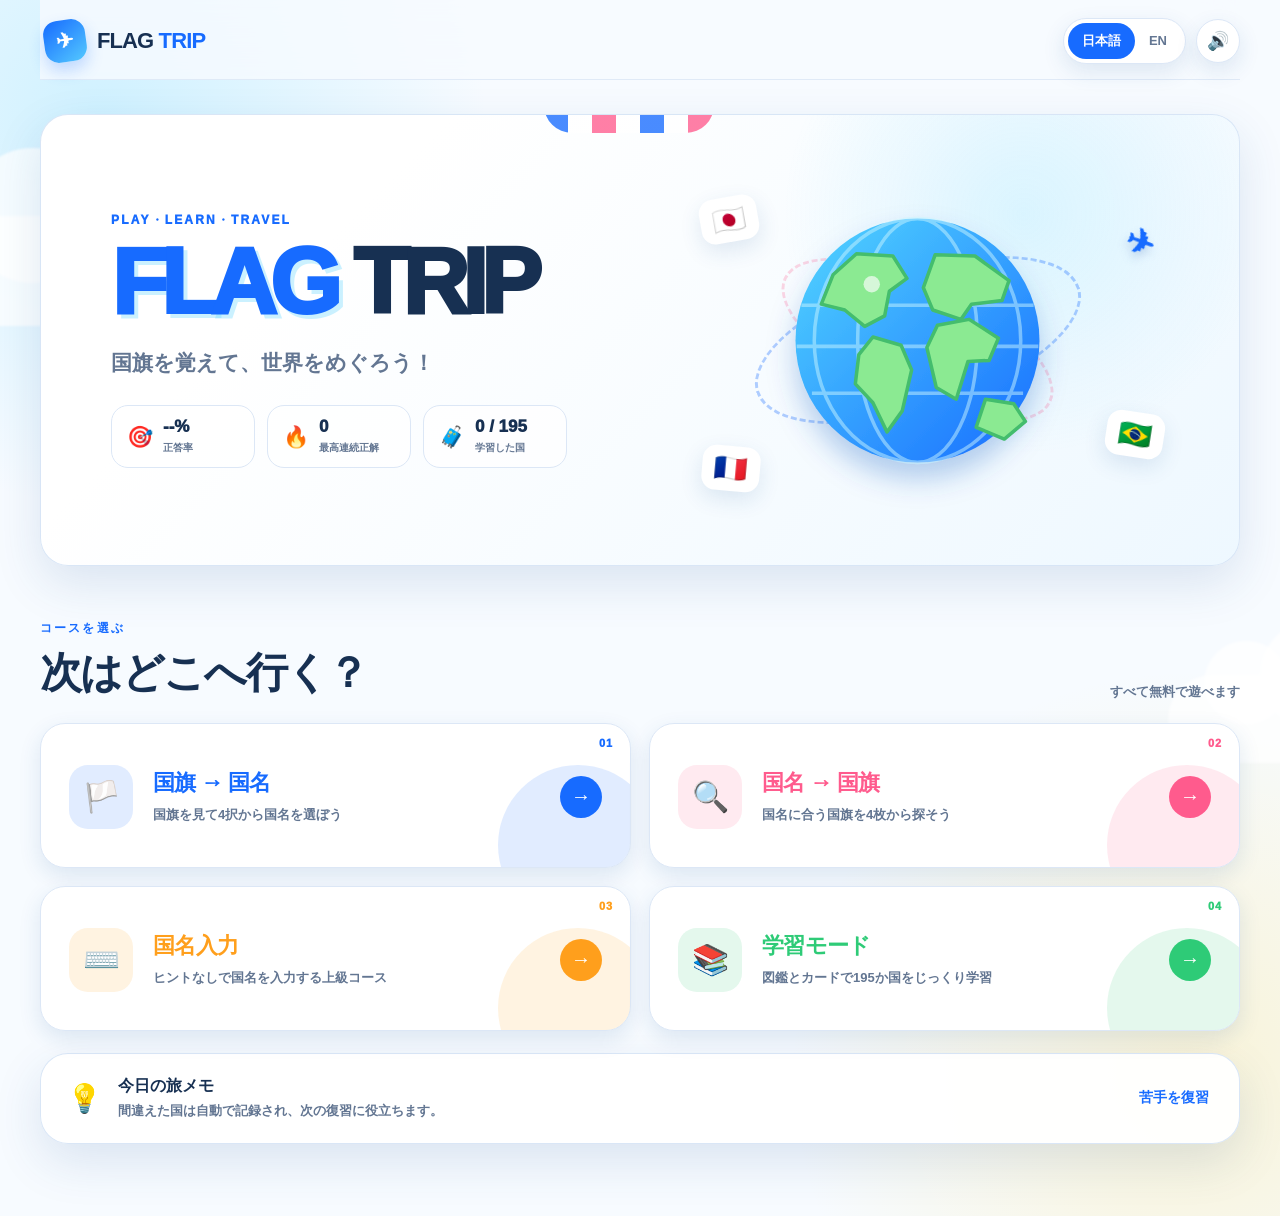
<file: docs/index.html>
<!doctype html>
<html lang="ja">
<head>
  <meta charset="UTF-8">
  <meta name="viewport" content="width=device-width, initial-scale=1, viewport-fit=cover">
  <meta name="theme-color" content="#176bff">
  <meta name="description" content="世界の国旗を遊びながら覚えるクイズゲーム FLAG TRIP">
  <title>FLAG TRIP | 世界の国旗クイズ</title>
  <link rel="stylesheet" href="./css/style.css">
  <script defer src="./js/game-utils.js"></script>
  <script defer src="./js/app.js"></script>
</head>
<body>
  <div class="background-shape background-shape--one" aria-hidden="true"></div>
  <div class="background-shape background-shape--two" aria-hidden="true"></div>

  <header class="app-header">
    <button class="brand" id="brand-button" type="button" aria-label="ホームへ戻る">
      <span class="brand__mark" aria-hidden="true">✈</span>
      <span class="brand__text">FLAG <strong>TRIP</strong></span>
    </button>

    <div class="header-actions">
      <div class="language-switch" role="group" aria-label="言語切り替え">
        <button class="language-switch__button is-active" data-language="ja" type="button">日本語</button>
        <button class="language-switch__button" data-language="en" type="button">EN</button>
      </div>
      <button class="icon-button" id="sound-toggle" type="button" aria-label="音を切り替える" title="音を切り替える">
        <span id="sound-icon" aria-hidden="true">🔊</span>
      </button>
    </div>
  </header>

  <main class="app-main">
    <section class="screen is-active" id="home-screen" aria-labelledby="home-title">
      <div class="hero panel">
        <div class="hero__copy">
          <p class="eyebrow">PLAY・LEARN・TRAVEL</p>
          <h1 id="home-title"><span>FLAG</span> TRIP</h1>
          <p class="hero__lead" data-i18n="heroLead">国旗を覚えて、世界をめぐろう！</p>
          <div class="hero__stats" aria-label="学習記録">
            <div class="mini-stat">
              <span class="mini-stat__icon" aria-hidden="true">🎯</span>
              <span><strong id="home-accuracy">--%</strong><small data-i18n="accuracy">正答率</small></span>
            </div>
            <div class="mini-stat">
              <span class="mini-stat__icon" aria-hidden="true">🔥</span>
              <span><strong id="home-streak">0</strong><small data-i18n="bestStreak">最高連続正解</small></span>
            </div>
            <div class="mini-stat">
              <span class="mini-stat__icon" aria-hidden="true">🧳</span>
              <span><strong id="home-learned">0 / 195</strong><small data-i18n="learnedCountries">学習した国</small></span>
            </div>
          </div>
        </div>

        <div class="hero__visual" aria-hidden="true">
          <div class="orbit orbit--outer"></div>
          <div class="orbit orbit--inner"></div>
          <div class="plane">✈</div>
          <svg class="globe" viewBox="0 0 260 260" role="img" aria-label="地球儀">
            <defs>
              <linearGradient id="ocean" x1="0" y1="0" x2="1" y2="1">
                <stop offset="0" stop-color="#52d7ff"/>
                <stop offset="1" stop-color="#176bff"/>
              </linearGradient>
              <filter id="shadow" x="-30%" y="-30%" width="160%" height="160%">
                <feDropShadow dx="0" dy="14" stdDeviation="12" flood-color="#0751bc" flood-opacity=".28"/>
              </filter>
            </defs>
            <circle cx="130" cy="130" r="104" fill="url(#ocean)" filter="url(#shadow)"/>
            <g fill="none" stroke="#c7f4ff" stroke-width="3" opacity=".5">
              <ellipse cx="130" cy="130" rx="51" ry="104"/>
              <ellipse cx="130" cy="130" rx="88" ry="104"/>
              <path d="M31 100h198M27 135h206M40 175h180"/>
            </g>
            <g fill="#8bea92" stroke="#44bd6d" stroke-width="3" stroke-linejoin="round">
              <path d="M58 74l20-18 31 2 12 19-15 11-4 21-17 9-17-14-20-5z"/>
              <path d="M92 127l24 7 9 21-8 35-13 18-12-25-15-16 3-25z"/>
              <path d="M145 57l34 1 29 21-6 17-26 3-9 13-24-8-8-19z"/>
              <path d="M147 117l27-5 25 16-8 19-18 1-10 32-17-10-8-34z"/>
              <path d="M188 180l24 4 10 15-18 15-24-10z"/>
            </g>
            <circle cx="91" cy="82" r="7" fill="#fff" opacity=".65"/>
          </svg>
          <div class="floating-badge floating-badge--one">🇯🇵</div>
          <div class="floating-badge floating-badge--two">🇧🇷</div>
          <div class="floating-badge floating-badge--three">🇫🇷</div>
        </div>
      </div>

      <div class="section-heading">
        <div>
          <p class="eyebrow" data-i18n="chooseCourse">コースを選ぶ</p>
          <h2 data-i18n="whereNext">次はどこへ行く？</h2>
        </div>
        <span class="section-heading__note" data-i18n="allModesFree">すべて無料で遊べます</span>
      </div>

      <div class="mode-grid">
        <button class="mode-card mode-card--blue" data-mode="flag-to-name" type="button">
          <span class="mode-card__stamp">01</span>
          <span class="mode-card__icon" aria-hidden="true">🏳️</span>
          <span class="mode-card__body">
            <strong data-i18n="flagToName">国旗 → 国名</strong>
            <small data-i18n="flagToNameDesc">国旗を見て4択から国名を選ぼう</small>
          </span>
          <span class="mode-card__arrow" aria-hidden="true">→</span>
        </button>

        <button class="mode-card mode-card--pink" data-mode="name-to-flag" type="button">
          <span class="mode-card__stamp">02</span>
          <span class="mode-card__icon" aria-hidden="true">🔍</span>
          <span class="mode-card__body">
            <strong data-i18n="nameToFlag">国名 → 国旗</strong>
            <small data-i18n="nameToFlagDesc">国名に合う国旗を4枚から探そう</small>
          </span>
          <span class="mode-card__arrow" aria-hidden="true">→</span>
        </button>

        <button class="mode-card mode-card--orange" data-mode="typing" type="button">
          <span class="mode-card__stamp">03</span>
          <span class="mode-card__icon" aria-hidden="true">⌨️</span>
          <span class="mode-card__body">
            <strong data-i18n="typingQuiz">国名入力</strong>
            <small data-i18n="typingQuizDesc">ヒントなしで国名を入力する上級コース</small>
          </span>
          <span class="mode-card__arrow" aria-hidden="true">→</span>
        </button>

        <button class="mode-card mode-card--green" id="learn-mode-button" type="button">
          <span class="mode-card__stamp">04</span>
          <span class="mode-card__icon" aria-hidden="true">📚</span>
          <span class="mode-card__body">
            <strong data-i18n="learnMode">学習モード</strong>
            <small data-i18n="learnModeDesc">図鑑とカードで195か国をじっくり学習</small>
          </span>
          <span class="mode-card__arrow" aria-hidden="true">→</span>
        </button>
      </div>

      <div class="home-footer-card panel">
        <span class="home-footer-card__icon" aria-hidden="true">💡</span>
        <div>
          <strong data-i18n="todayTip">今日の旅メモ</strong>
          <p id="travel-tip">間違えた国は自動で記録され、次の復習に役立ちます。</p>
        </div>
        <button class="text-button" id="weak-review-button" type="button" data-i18n="reviewWeak">苦手を復習</button>
      </div>
    </section>

    <section class="screen" id="setup-screen" aria-labelledby="setup-title">
      <button class="back-button" data-back-home type="button">← <span data-i18n="backHome">ホームへ</span></button>
      <div class="setup-card panel">
        <div class="setup-card__header">
          <span class="ticket-chip" data-i18n="boardingPass">BOARDING PASS</span>
          <h2 id="setup-title">国旗 → 国名</h2>
          <p data-i18n="chooseTripSettings">旅のコースを設定しよう</p>
        </div>

        <form id="quiz-setup-form">
          <fieldset>
            <legend data-i18n="difficulty">難易度</legend>
            <div class="choice-row choice-row--three">
              <label class="select-card">
                <input type="radio" name="difficulty" value="easy" checked>
                <span class="select-card__emoji">🌱</span>
                <strong data-i18n="beginner">初級</strong>
                <small data-i18n="beginnerDesc">有名な41か国</small>
              </label>
              <label class="select-card">
                <input type="radio" name="difficulty" value="medium">
                <span class="select-card__emoji">🗺️</span>
                <strong data-i18n="intermediate">中級</strong>
                <small data-i18n="intermediateDesc">初級＋64か国</small>
              </label>
              <label class="select-card">
                <input type="radio" name="difficulty" value="hard">
                <span class="select-card__emoji">🚀</span>
                <strong data-i18n="advanced">上級</strong>
                <small data-i18n="advancedDesc">世界195か国</small>
              </label>
            </div>
          </fieldset>

          <div class="form-grid">
            <label class="field-label">
              <span data-i18n="region">地域</span>
              <select id="region-select" name="region">
                <option value="all" data-i18n="allWorld">世界すべて</option>
                <option value="Asia" data-i18n="asia">アジア</option>
                <option value="Europe" data-i18n="europe">ヨーロッパ</option>
                <option value="Africa" data-i18n="africa">アフリカ</option>
                <option value="Americas" data-i18n="americas">南北アメリカ</option>
                <option value="Oceania" data-i18n="oceania">オセアニア</option>
              </select>
            </label>
            <label class="field-label">
              <span data-i18n="questions">問題数</span>
              <select id="question-count-select" name="questionCount">
                <option value="10">10問</option>
                <option value="20">20問</option>
                <option value="30">30問</option>
              </select>
            </label>
          </div>

          <fieldset>
            <legend data-i18n="explanationTiming">解説のタイミング</legend>
            <div class="segmented-choice">
              <label>
                <input type="radio" name="explanation" value="immediate" checked>
                <span data-i18n="explainNow">1問ごとに解説</span>
              </label>
              <label>
                <input type="radio" name="explanation" value="summary">
                <span data-i18n="explainLater">最後にまとめて解説</span>
              </label>
            </div>
          </fieldset>

          <button class="primary-button primary-button--wide" type="submit">
            <span data-i18n="depart">出発する</span><span aria-hidden="true">✈</span>
          </button>
        </form>
      </div>
    </section>

    <section class="screen" id="quiz-screen" aria-labelledby="quiz-prompt">
      <div class="quiz-topbar">
        <button class="back-button" id="quit-quiz-button" type="button">× <span data-i18n="quit">やめる</span></button>
        <div class="quiz-progress" aria-label="クイズ進捗">
          <div class="quiz-progress__labels">
            <strong><span id="question-number">1</span> / <span id="question-total">10</span></strong>
            <span id="progress-percent">10%</span>
          </div>
          <div class="progress-track"><span id="progress-bar"></span></div>
        </div>
        <div class="score-pill"><span data-i18n="score">SCORE</span><strong id="current-score">0</strong></div>
      </div>

      <div class="quiz-layout">
        <aside class="combo-card panel">
          <span class="combo-card__fire" aria-hidden="true">🔥</span>
          <strong id="combo-count">0</strong>
          <span data-i18n="combo">COMBO</span>
          <small id="speed-message" data-i18n="speedHint">早く答えるとボーナス！</small>
        </aside>

        <div class="question-card panel">
          <p class="eyebrow" id="question-kind">FLAG QUIZ</p>
          <h2 id="quiz-prompt">この国旗はどこの国？</h2>
          <div id="question-visual" class="question-visual"></div>
          <div id="answer-area" class="answer-area"></div>

          <div class="feedback-card" id="feedback-card" hidden aria-live="polite">
            <div class="feedback-card__result">
              <span id="feedback-icon" aria-hidden="true">🎉</span>
              <div>
                <strong id="feedback-title">正解！</strong>
                <p id="feedback-answer"></p>
              </div>
              <span class="points-badge" id="points-earned">+0</span>
            </div>
            <div class="feedback-card__facts" id="feedback-facts"></div>
            <button class="primary-button" id="next-question-button" type="button">
              <span data-i18n="nextQuestion">次の問題へ</span> →
            </button>
          </div>
        </div>
      </div>
    </section>

    <section class="screen" id="result-screen" aria-labelledby="result-title">
      <div class="result-card panel">
        <div class="result-burst" aria-hidden="true">🏆</div>
        <p class="eyebrow" data-i18n="arrival">ARRIVAL!</p>
        <h2 id="result-title" data-i18n="tripComplete">旅を完走しました！</h2>
        <p id="result-message" class="result-message"></p>

        <div class="result-score">
          <small data-i18n="finalScore">FINAL SCORE</small>
          <strong id="result-score-value">0</strong>
          <span id="new-record-badge" hidden data-i18n="newRecord">NEW RECORD!</span>
        </div>

        <div class="result-stats">
          <div><strong id="result-correct">0 / 10</strong><span data-i18n="correctAnswers">正解数</span></div>
          <div><strong id="result-accuracy">0%</strong><span data-i18n="accuracy">正答率</span></div>
          <div><strong id="result-streak">0</strong><span data-i18n="bestCombo">最大コンボ</span></div>
        </div>

        <div class="review-section" id="review-section">
          <h3 data-i18n="answerReview">答えを振り返る</h3>
          <div class="review-list" id="review-list"></div>
        </div>

        <div class="result-actions">
          <button class="secondary-button" id="result-home-button" type="button" data-i18n="backHome">ホームへ</button>
          <button class="primary-button" id="retry-button" type="button"><span data-i18n="retry">もう一度</span> ↻</button>
        </div>
      </div>
    </section>

    <section class="screen" id="learn-screen" aria-labelledby="learn-title">
      <button class="back-button" data-back-home type="button">← <span data-i18n="backHome">ホームへ</span></button>
      <div class="learn-header">
        <div>
          <p class="eyebrow" data-i18n="worldPassport">WORLD PASSPORT</p>
          <h2 id="learn-title" data-i18n="flagEncyclopedia">世界の国旗図鑑</h2>
          <p data-i18n="learnHeaderDesc">気になる国を選んで、国旗と基本情報を覚えよう。</p>
        </div>
        <div class="learned-counter">
          <span aria-hidden="true">🛂</span>
          <strong id="learned-counter-value">0</strong>
          <small>/ 195 <span data-i18n="countriesVisited">か国訪問</span></small>
        </div>
      </div>

      <div class="learn-toolbar panel">
        <label class="search-field">
          <span aria-hidden="true">🔎</span>
          <input id="country-search" type="search" placeholder="国名・首都で検索" autocomplete="off">
        </label>
        <select id="learn-region-select" aria-label="地域で絞り込む">
          <option value="all" data-i18n="allWorld">世界すべて</option>
          <option value="Asia" data-i18n="asia">アジア</option>
          <option value="Europe" data-i18n="europe">ヨーロッパ</option>
          <option value="Africa" data-i18n="africa">アフリカ</option>
          <option value="Americas" data-i18n="americas">南北アメリカ</option>
          <option value="Oceania" data-i18n="oceania">オセアニア</option>
        </select>
        <div class="view-switch" role="group" aria-label="表示形式">
          <button class="is-active" data-learn-view="gallery" type="button" data-i18n="gallery">図鑑</button>
          <button data-learn-view="cards" type="button" data-i18n="flashcards">カード</button>
        </div>
      </div>

      <div id="country-grid" class="country-grid"></div>

      <div id="flashcard-area" class="flashcard-area" hidden>
        <div class="flashcard" id="flashcard" tabindex="0" role="button" aria-label="カードを裏返す">
          <div class="flashcard__inner">
            <div class="flashcard__face flashcard__front" id="flashcard-front"></div>
            <div class="flashcard__face flashcard__back" id="flashcard-back"></div>
          </div>
        </div>
        <p class="flashcard-hint" data-i18n="tapToFlip">カードを押すと答えが見えます</p>
        <div class="flashcard-controls">
          <button class="secondary-button" id="previous-card-button" type="button">← <span data-i18n="previous">前へ</span></button>
          <span id="flashcard-position">1 / 195</span>
          <button class="primary-button" id="known-card-button" type="button"><span data-i18n="remembered">覚えた！</span> ✓</button>
          <button class="secondary-button" id="next-card-button" type="button"><span data-i18n="next">次へ</span> →</button>
        </div>
      </div>
    </section>
  </main>

  <dialog id="country-dialog" class="country-dialog">
    <button class="dialog-close" id="dialog-close-button" type="button" aria-label="閉じる">×</button>
    <div id="dialog-content"></div>
  </dialog>

  <div id="toast" class="toast" role="status" aria-live="polite"></div>
  <div id="confetti-layer" class="confetti-layer" aria-hidden="true"></div>
</body>
</html>
</file>
<file: docs/css/style.css>
:root {
  --blue: #176bff;
  --blue-dark: #0d45a5;
  --blue-soft: #e8f2ff;
  --sky: #67d7ff;
  --pink: #ff5b8d;
  --orange: #ff9f1c;
  --green: #2ecb77;
  --yellow: #ffd84d;
  --ink: #173052;
  --muted: #637692;
  --paper: #ffffff;
  --line: #dce7f6;
  --danger: #ef476f;
  --success: #20b968;
  --shadow: 0 18px 48px rgba(28, 79, 148, 0.13);
  --shadow-small: 0 8px 22px rgba(28, 79, 148, 0.12);
  --radius: 28px;
  --radius-small: 18px;
  color-scheme: light;
  font-family: "Noto Sans JP", "Yu Gothic", "YuGothic", "Hiragino Kaku Gothic ProN", Meiryo, sans-serif;
}

* {
  box-sizing: border-box;
}

html {
  min-width: 320px;
  scroll-behavior: smooth;
}

body {
  min-height: 100vh;
  margin: 0;
  overflow-x: hidden;
  color: var(--ink);
  background:
    radial-gradient(circle at 8% 10%, rgba(103, 215, 255, 0.28), transparent 24rem),
    radial-gradient(circle at 93% 88%, rgba(255, 216, 77, 0.22), transparent 25rem),
    #f7fbff;
  font-weight: 600;
}

button,
input,
select {
  font: inherit;
}

button,
select,
label,
input[type="radio"] {
  -webkit-tap-highlight-color: transparent;
}

button {
  color: inherit;
}

button:not(:disabled),
select:not(:disabled),
label:has(input:not(:disabled)) {
  cursor: pointer;
}

button:focus-visible,
input:focus-visible,
select:focus-visible,
[tabindex]:focus-visible {
  outline: 4px solid rgba(23, 107, 255, 0.24);
  outline-offset: 3px;
}

[hidden] {
  display: none !important;
}

.background-shape {
  position: fixed;
  z-index: -1;
  width: 280px;
  height: 110px;
  border-radius: 999px;
  background: rgba(255, 255, 255, 0.72);
  filter: blur(1px);
  pointer-events: none;
}

.background-shape::before,
.background-shape::after {
  position: absolute;
  content: "";
  border-radius: 50%;
  background: inherit;
}

.background-shape::before {
  width: 105px;
  height: 105px;
  top: -43px;
  left: 45px;
}

.background-shape::after {
  width: 135px;
  height: 135px;
  top: -68px;
  right: 30px;
}

.background-shape--one {
  top: 24%;
  left: -150px;
}

.background-shape--two {
  right: -140px;
  bottom: 14%;
  transform: scale(0.8);
}

.app-header {
  position: sticky;
  z-index: 40;
  top: 0;
  display: flex;
  align-items: center;
  justify-content: space-between;
  width: min(1200px, calc(100% - 40px));
  min-height: 80px;
  margin: 0 auto;
  padding: max(12px, env(safe-area-inset-top)) 0 10px;
  background: rgba(247, 251, 255, 0.82);
  border-bottom: 1px solid rgba(220, 231, 246, 0.82);
  backdrop-filter: blur(16px);
}

.brand {
  display: inline-flex;
  align-items: center;
  gap: 11px;
  padding: 4px;
  border: 0;
  background: none;
}

.brand__mark {
  display: grid;
  width: 42px;
  height: 42px;
  place-items: center;
  color: #fff;
  background: linear-gradient(145deg, var(--blue), #54c9ff);
  border-radius: 14px;
  box-shadow: 0 8px 16px rgba(23, 107, 255, 0.24);
  font-size: 21px;
  transform: rotate(-8deg);
}

.brand__text {
  letter-spacing: -0.04em;
  font-size: 22px;
  font-weight: 900;
}

.brand__text strong {
  color: var(--blue);
}

.header-actions {
  display: flex;
  align-items: center;
  gap: 10px;
}

.language-switch {
  display: flex;
  padding: 4px;
  border: 1px solid var(--line);
  border-radius: 999px;
  background: #fff;
  box-shadow: var(--shadow-small);
}

.language-switch__button {
  min-height: 36px;
  padding: 0 14px;
  border: 0;
  border-radius: 999px;
  color: var(--muted);
  background: transparent;
  font-size: 13px;
  font-weight: 900;
}

.language-switch__button.is-active {
  color: #fff;
  background: var(--blue);
}

.icon-button {
  display: grid;
  width: 44px;
  height: 44px;
  padding: 0;
  place-items: center;
  border: 1px solid var(--line);
  border-radius: 50%;
  background: #fff;
  box-shadow: var(--shadow-small);
  font-size: 18px;
}

.icon-button:hover {
  transform: translateY(-2px);
}

.app-main {
  width: min(1200px, calc(100% - 40px));
  margin: 0 auto;
  padding: 34px 0 72px;
}

.screen {
  display: none;
  animation: screen-in 0.38s ease both;
}

.screen.is-active {
  display: block;
}

@keyframes screen-in {
  from { opacity: 0; transform: translateY(12px); }
  to { opacity: 1; transform: translateY(0); }
}

.panel {
  border: 1px solid rgba(214, 228, 246, 0.92);
  border-radius: var(--radius);
  background: rgba(255, 255, 255, 0.94);
  box-shadow: var(--shadow);
}

.eyebrow {
  margin: 0 0 8px;
  color: var(--blue);
  letter-spacing: 0.18em;
  font-size: 12px;
  font-weight: 1000;
}

.hero {
  position: relative;
  display: grid;
  min-height: 410px;
  padding: clamp(34px, 6vw, 70px);
  overflow: hidden;
  grid-template-columns: minmax(0, 1.05fr) minmax(330px, 0.95fr);
  align-items: center;
  background:
    radial-gradient(circle at 82% 22%, rgba(103, 215, 255, 0.2), transparent 15rem),
    linear-gradient(135deg, #fff 25%, #eef8ff 100%);
}

.hero::before {
  position: absolute;
  top: -18px;
  left: 42%;
  width: 170px;
  height: 36px;
  content: "";
  border-radius: 0 0 28px 28px;
  background: repeating-linear-gradient(90deg, var(--blue) 0 24px, #fff 24px 48px, var(--pink) 48px 72px, #fff 72px 96px);
  opacity: 0.78;
}

.hero h1 {
  margin: 0;
  letter-spacing: -0.075em;
  line-height: 0.98;
  font-size: clamp(54px, 8vw, 92px);
  font-weight: 1000;
}

.hero h1 span {
  color: var(--blue);
  text-shadow: 4px 4px 0 rgba(103, 215, 255, 0.34);
}

.hero__lead {
  max-width: 520px;
  margin: 22px 0 28px;
  color: var(--muted);
  font-size: clamp(17px, 2vw, 21px);
  font-weight: 800;
}

.hero__stats {
  display: flex;
  flex-wrap: wrap;
  gap: 12px;
}

.mini-stat {
  display: flex;
  min-width: 144px;
  padding: 12px 15px;
  align-items: center;
  gap: 10px;
  border: 1px solid var(--line);
  border-radius: 17px;
  background: rgba(255, 255, 255, 0.78);
}

.mini-stat__icon {
  font-size: 21px;
}

.mini-stat span:last-child {
  display: flex;
  flex-direction: column;
}

.mini-stat strong {
  line-height: 1.1;
  font-size: 17px;
  font-weight: 1000;
}

.mini-stat small {
  margin-top: 4px;
  color: var(--muted);
  font-size: 10px;
  font-weight: 800;
}

.hero__visual {
  position: relative;
  display: grid;
  min-height: 310px;
  place-items: center;
}

.globe {
  position: relative;
  z-index: 3;
  width: min(100%, 305px);
  overflow: visible;
  animation: globe-float 4.8s ease-in-out infinite;
}

@keyframes globe-float {
  0%, 100% { transform: translateY(0) rotate(-1deg); }
  50% { transform: translateY(-10px) rotate(1deg); }
}

.orbit {
  position: absolute;
  z-index: 2;
  width: 340px;
  height: 138px;
  border: 3px dashed rgba(23, 107, 255, 0.32);
  border-radius: 50%;
  transform: rotate(-18deg);
}

.orbit--inner {
  width: 295px;
  height: 118px;
  border-color: rgba(255, 91, 141, 0.24);
  transform: rotate(25deg);
}

.plane {
  position: absolute;
  z-index: 6;
  top: 37px;
  right: 15px;
  color: var(--blue);
  filter: drop-shadow(0 6px 5px rgba(13, 69, 165, 0.22));
  font-size: 34px;
  animation: plane-bob 2.6s ease-in-out infinite;
  transform: rotate(20deg);
}

@keyframes plane-bob {
  0%, 100% { translate: 0 0; }
  50% { translate: 7px -7px; }
}

.floating-badge {
  position: absolute;
  z-index: 7;
  display: grid;
  width: 58px;
  height: 45px;
  place-items: center;
  border: 4px solid #fff;
  border-radius: 14px;
  background: #fff;
  box-shadow: var(--shadow-small);
  font-size: 27px;
}

.floating-badge--one { top: 12px; left: 34px; transform: rotate(-10deg); }
.floating-badge--two { right: 5px; bottom: 38px; transform: rotate(9deg); }
.floating-badge--three { bottom: 4px; left: 36px; transform: rotate(5deg); }

.section-heading {
  display: flex;
  margin: 54px 0 22px;
  align-items: end;
  justify-content: space-between;
  gap: 20px;
}

.section-heading h2,
.learn-header h2,
.setup-card h2,
.result-card h2 {
  margin: 0;
  letter-spacing: -0.04em;
  font-size: clamp(28px, 4vw, 42px);
  font-weight: 1000;
}

.section-heading__note {
  color: var(--muted);
  font-size: 13px;
}

.mode-grid {
  display: grid;
  grid-template-columns: repeat(2, minmax(0, 1fr));
  gap: 18px;
}

.mode-card {
  --card-color: var(--blue);
  position: relative;
  display: grid;
  min-height: 145px;
  padding: 28px 28px 26px;
  overflow: hidden;
  grid-template-columns: auto minmax(0, 1fr) auto;
  align-items: center;
  gap: 20px;
  text-align: left;
  border: 1px solid var(--line);
  border-radius: 25px;
  background: #fff;
  box-shadow: var(--shadow-small);
  transition: transform 0.22s ease, box-shadow 0.22s ease, border-color 0.22s ease;
}

.mode-card::after {
  position: absolute;
  right: -28px;
  bottom: -58px;
  width: 160px;
  height: 160px;
  content: "";
  border-radius: 50%;
  background: color-mix(in srgb, var(--card-color) 13%, transparent);
}

.mode-card:hover {
  border-color: color-mix(in srgb, var(--card-color) 48%, #fff);
  box-shadow: 0 18px 38px color-mix(in srgb, var(--card-color) 17%, transparent);
  transform: translateY(-5px);
}

.mode-card:active {
  transform: translateY(-1px) scale(0.995);
}

.mode-card--pink { --card-color: var(--pink); }
.mode-card--orange { --card-color: var(--orange); }
.mode-card--green { --card-color: var(--green); }

.mode-card__stamp {
  position: absolute;
  top: 13px;
  right: 17px;
  color: var(--card-color);
  letter-spacing: 0.08em;
  font-size: 11px;
  font-weight: 1000;
}

.mode-card__icon {
  display: grid;
  width: 64px;
  height: 64px;
  place-items: center;
  border-radius: 19px;
  background: color-mix(in srgb, var(--card-color) 13%, #fff);
  font-size: 30px;
}

.mode-card__body {
  display: flex;
  min-width: 0;
  flex-direction: column;
}

.mode-card__body strong {
  color: var(--card-color);
  letter-spacing: -0.03em;
  font-size: 22px;
  font-weight: 1000;
}

.mode-card__body small {
  margin-top: 7px;
  color: var(--muted);
  line-height: 1.55;
  font-size: 13px;
  font-weight: 700;
}

.mode-card__arrow {
  position: relative;
  z-index: 2;
  display: grid;
  width: 42px;
  height: 42px;
  place-items: center;
  color: #fff;
  border-radius: 50%;
  background: var(--card-color);
  font-size: 20px;
}

.home-footer-card {
  display: flex;
  margin-top: 22px;
  padding: 22px 26px;
  align-items: center;
  gap: 16px;
}

.home-footer-card__icon {
  font-size: 28px;
}

.home-footer-card div {
  min-width: 0;
  flex: 1;
}

.home-footer-card strong {
  font-weight: 1000;
}

.home-footer-card p {
  margin: 4px 0 0;
  color: var(--muted);
  line-height: 1.5;
  font-size: 13px;
}

.text-button,
.back-button {
  padding: 9px 4px;
  border: 0;
  color: var(--blue);
  background: none;
  font-size: 14px;
  font-weight: 1000;
}

.back-button {
  margin-bottom: 18px;
  color: var(--muted);
}

.back-button:hover,
.text-button:hover {
  color: var(--blue-dark);
}

.setup-card {
  width: min(850px, 100%);
  margin: 0 auto;
  padding: clamp(28px, 5vw, 56px);
  overflow: hidden;
}

.setup-card__header {
  position: relative;
  margin: calc(clamp(28px, 5vw, 56px) * -1) calc(clamp(28px, 5vw, 56px) * -1) 34px;
  padding: 36px clamp(28px, 5vw, 56px) 32px;
  color: #fff;
  background: linear-gradient(125deg, var(--blue-dark), var(--blue) 58%, #52c9ff);
}

.setup-card__header::after {
  position: absolute;
  right: 24px;
  bottom: -13px;
  width: calc(100% - 48px);
  height: 26px;
  content: "";
  background: radial-gradient(circle at 13px 0, transparent 12px, #fff 13px) 0 0 / 26px 26px repeat-x;
}

.setup-card__header h2 {
  margin-top: 12px;
}

.setup-card__header p {
  margin: 9px 0 0;
  color: #dcecff;
}

.ticket-chip {
  display: inline-flex;
  padding: 6px 12px;
  border: 1px solid rgba(255, 255, 255, 0.38);
  border-radius: 999px;
  letter-spacing: 0.12em;
  font-size: 10px;
  font-weight: 1000;
}

fieldset {
  min-width: 0;
  margin: 0 0 30px;
  padding: 0;
  border: 0;
}

legend,
.field-label > span {
  display: block;
  margin-bottom: 12px;
  color: var(--ink);
  font-size: 14px;
  font-weight: 1000;
}

.choice-row {
  display: grid;
  gap: 12px;
}

.choice-row--three {
  grid-template-columns: repeat(3, minmax(0, 1fr));
}

.select-card {
  position: relative;
  display: flex;
  min-height: 130px;
  padding: 18px 12px;
  align-items: center;
  justify-content: center;
  flex-direction: column;
  border: 2px solid var(--line);
  border-radius: 20px;
  background: #fff;
  transition: 0.2s ease;
}

.select-card:hover {
  border-color: #8cb9ff;
  transform: translateY(-2px);
}

.select-card:has(input:checked) {
  border-color: var(--blue);
  background: var(--blue-soft);
  box-shadow: 0 8px 22px rgba(23, 107, 255, 0.12);
}

.select-card input {
  position: absolute;
  top: 12px;
  right: 12px;
  width: 18px;
  height: 18px;
  accent-color: var(--blue);
}

.select-card__emoji {
  margin-bottom: 8px;
  font-size: 27px;
}

.select-card strong {
  font-size: 17px;
  font-weight: 1000;
}

.select-card small {
  margin-top: 5px;
  color: var(--muted);
  text-align: center;
  font-size: 11px;
}

.form-grid {
  display: grid;
  margin-bottom: 30px;
  grid-template-columns: repeat(2, minmax(0, 1fr));
  gap: 16px;
}

.field-label select,
.learn-toolbar select {
  width: 100%;
  min-height: 52px;
  padding: 0 44px 0 16px;
  border: 2px solid var(--line);
  border-radius: 15px;
  color: var(--ink);
  background: #fff;
  font-weight: 900;
}

.segmented-choice {
  display: grid;
  padding: 5px;
  grid-template-columns: repeat(2, minmax(0, 1fr));
  gap: 4px;
  border-radius: 16px;
  background: #edf4fb;
}

.segmented-choice label {
  position: relative;
}

.segmented-choice input {
  position: absolute;
  opacity: 0;
}

.segmented-choice span {
  display: grid;
  min-height: 46px;
  padding: 8px 12px;
  place-items: center;
  border-radius: 12px;
  color: var(--muted);
  text-align: center;
  font-size: 13px;
  font-weight: 900;
}

.segmented-choice input:checked + span {
  color: var(--blue);
  background: #fff;
  box-shadow: 0 5px 13px rgba(28, 79, 148, 0.12);
}

.primary-button,
.secondary-button {
  display: inline-flex;
  min-height: 52px;
  padding: 0 24px;
  align-items: center;
  justify-content: center;
  gap: 11px;
  border: 0;
  border-radius: 16px;
  font-weight: 1000;
  transition: transform 0.18s ease, box-shadow 0.18s ease;
}

.primary-button {
  color: #fff;
  background: linear-gradient(135deg, var(--blue), #3995ff);
  box-shadow: 0 11px 22px rgba(23, 107, 255, 0.23);
}

.secondary-button {
  color: var(--blue);
  border: 2px solid #cfe0f7;
  background: #fff;
}

.primary-button:hover,
.secondary-button:hover {
  transform: translateY(-2px);
}

.primary-button:active,
.secondary-button:active {
  transform: translateY(0);
}

.primary-button--wide {
  width: 100%;
  min-height: 58px;
  font-size: 17px;
}

.primary-button:disabled,
.secondary-button:disabled {
  cursor: not-allowed;
  opacity: 0.48;
  transform: none;
}

.quiz-topbar {
  display: grid;
  margin-bottom: 24px;
  grid-template-columns: 120px minmax(150px, 1fr) 130px;
  align-items: center;
  gap: 22px;
}

.quiz-topbar .back-button {
  margin: 0;
  justify-self: start;
}

.quiz-progress__labels {
  display: flex;
  margin-bottom: 8px;
  justify-content: space-between;
  color: var(--muted);
  font-size: 12px;
}

.quiz-progress__labels strong {
  color: var(--ink);
}

.progress-track {
  height: 11px;
  overflow: hidden;
  border-radius: 999px;
  background: #dfeafa;
}

.progress-track span {
  display: block;
  width: 10%;
  height: 100%;
  border-radius: inherit;
  background: linear-gradient(90deg, var(--blue), var(--sky));
  transition: width 0.35s ease;
}

.score-pill {
  display: flex;
  padding: 10px 15px;
  align-items: end;
  justify-content: center;
  flex-direction: column;
  border: 1px solid var(--line);
  border-radius: 16px;
  background: #fff;
  box-shadow: var(--shadow-small);
}

.score-pill span {
  color: var(--muted);
  letter-spacing: 0.13em;
  font-size: 9px;
}

.score-pill strong {
  color: var(--blue);
  font-size: 24px;
  font-weight: 1000;
}

.quiz-layout {
  display: grid;
  grid-template-columns: 155px minmax(0, 760px);
  align-items: start;
  justify-content: center;
  gap: 22px;
}

.combo-card {
  position: sticky;
  top: 112px;
  display: flex;
  padding: 24px 14px;
  align-items: center;
  flex-direction: column;
  text-align: center;
}

.combo-card__fire {
  font-size: 34px;
  filter: drop-shadow(0 6px 8px rgba(255, 159, 28, 0.28));
}

.combo-card strong {
  margin-top: 5px;
  color: var(--orange);
  line-height: 1;
  font-size: 42px;
  font-weight: 1000;
}

.combo-card > span:not(.combo-card__fire) {
  color: var(--muted);
  letter-spacing: 0.13em;
  font-size: 10px;
}

.combo-card small {
  margin-top: 18px;
  color: var(--muted);
  line-height: 1.5;
  font-size: 10px;
}

.question-card {
  min-height: 610px;
  padding: clamp(24px, 5vw, 48px);
  text-align: center;
}

.question-card h2 {
  margin: 0;
  letter-spacing: -0.04em;
  font-size: clamp(24px, 4vw, 36px);
  font-weight: 1000;
}

.question-visual {
  display: grid;
  min-height: 210px;
  margin: 24px 0;
  place-items: center;
}

.flag-frame {
  position: relative;
  display: grid;
  width: min(360px, 100%);
  min-height: 205px;
  padding: 14px;
  place-items: center;
  border: 1px solid var(--line);
  border-radius: 24px;
  background:
    linear-gradient(45deg, #f1f5fa 25%, transparent 25%) 0 0 / 22px 22px,
    linear-gradient(45deg, transparent 75%, #f1f5fa 75%) 0 0 / 22px 22px,
    linear-gradient(45deg, transparent 75%, #f1f5fa 75%) -11px 11px / 22px 22px,
    linear-gradient(45deg, #f1f5fa 25%, #fff 25%) -11px 11px / 22px 22px;
  box-shadow: 0 14px 30px rgba(28, 79, 148, 0.12);
}

.flag-frame img,
.answer-flag img,
.country-card img,
.dialog-flag img,
.flashcard img,
.review-flag img {
  display: block;
  max-width: 100%;
  height: auto;
  border: 1px solid rgba(23, 48, 82, 0.1);
  border-radius: 8px;
  box-shadow: 0 8px 20px rgba(28, 52, 86, 0.12);
}

.flag-frame img {
  max-height: 177px;
  object-fit: contain;
}

.flag-fallback {
  display: none;
  font-size: 98px;
}

.flag-frame.is-fallback img,
.answer-flag.is-fallback img,
.country-card__flag.is-fallback img,
.dialog-flag.is-fallback img,
.flashcard__flag.is-fallback img,
.review-flag.is-fallback img {
  display: none;
}

.is-fallback .flag-fallback {
  display: block;
}

.name-question {
  display: flex;
  min-height: 160px;
  padding: 25px;
  align-items: center;
  justify-content: center;
  flex-direction: column;
  border: 2px dashed #bdd6f8;
  border-radius: 26px;
  background: var(--blue-soft);
}

.name-question strong {
  color: var(--blue-dark);
  letter-spacing: -0.04em;
  font-size: clamp(31px, 6vw, 52px);
  font-weight: 1000;
}

.name-question small {
  margin-top: 7px;
  color: var(--muted);
}

.answer-area {
  display: grid;
  grid-template-columns: repeat(2, minmax(0, 1fr));
  gap: 12px;
}

.answer-button,
.answer-flag {
  position: relative;
  min-height: 64px;
  padding: 12px 18px;
  border: 2px solid var(--line);
  border-radius: 17px;
  background: #fff;
  font-weight: 1000;
  transition: 0.18s ease;
}

@media (hover: hover) and (pointer: fine) {
  .answer-area:not(.is-hover-reset) .answer-button:hover,
  .answer-area:not(.is-hover-reset) .answer-flag:hover {
    border-color: var(--blue);
    background: var(--blue-soft);
    transform: translateY(-2px);
  }
}

.answer-button.is-correct,
.answer-flag.is-correct {
  border-color: var(--success);
  color: #08743b;
  background: #e1f9ed;
  animation: correct-pop 0.38s ease;
}

.answer-button.is-wrong,
.answer-flag.is-wrong {
  border-color: var(--danger);
  color: #ae2045;
  background: #ffe8ef;
  animation: wrong-shake 0.36s ease;
}

.answer-button:disabled,
.answer-flag:disabled {
  cursor: default;
}

@keyframes correct-pop {
  50% { transform: scale(1.035); }
}

@keyframes wrong-shake {
  25% { transform: translateX(-6px); }
  50% { transform: translateX(6px); }
  75% { transform: translateX(-3px); }
}

.answer-flag {
  display: grid;
  min-height: 135px;
  padding: 12px;
  place-items: center;
}

.answer-flag img {
  width: min(170px, 100%);
  max-height: 105px;
  object-fit: contain;
}

.answer-flag .flag-fallback {
  font-size: 62px;
}

.typing-form {
  display: grid;
  grid-template-columns: minmax(0, 1fr) auto;
  gap: 10px;
}

.typing-form input {
  min-width: 0;
  min-height: 58px;
  padding: 0 18px;
  border: 2px solid var(--line);
  border-radius: 16px;
  color: var(--ink);
  background: #fff;
  font-size: 17px;
  font-weight: 900;
}

.typing-form input:focus {
  border-color: var(--blue);
}

.feedback-card {
  margin-top: 22px;
  padding: 20px;
  border: 2px solid #bdeccf;
  border-radius: 20px;
  text-align: left;
  background: #f0fff6;
  animation: feedback-in 0.32s ease both;
}

.feedback-card.is-wrong {
  border-color: #ffc4d2;
  background: #fff3f6;
}

@keyframes feedback-in {
  from { opacity: 0; transform: translateY(12px) scale(0.98); }
  to { opacity: 1; transform: none; }
}

.feedback-card__result {
  display: grid;
  grid-template-columns: auto minmax(0, 1fr) auto;
  align-items: center;
  gap: 13px;
}

.feedback-card__result > span:first-child {
  font-size: 30px;
}

.feedback-card__result strong {
  font-size: 19px;
  font-weight: 1000;
}

.feedback-card__result p {
  margin: 2px 0 0;
  color: var(--muted);
  font-size: 13px;
}

.points-badge {
  padding: 7px 11px;
  color: #fff;
  border-radius: 999px;
  background: var(--green);
  font-size: 13px !important;
  font-weight: 1000;
}

.feedback-card__facts {
  display: grid;
  margin: 15px 0;
  grid-template-columns: repeat(2, minmax(0, 1fr));
  gap: 8px;
}

.feedback-fact {
  padding: 10px 12px;
  border-radius: 12px;
  background: rgba(255, 255, 255, 0.74);
}

.feedback-fact small {
  display: block;
  color: var(--muted);
  font-size: 9px;
}

.feedback-fact strong {
  display: block;
  margin-top: 3px;
  font-size: 12px;
}

.feedback-card .primary-button {
  width: 100%;
}

.result-card {
  width: min(840px, 100%);
  margin: 10px auto 0;
  padding: clamp(28px, 5vw, 54px);
  text-align: center;
}

.result-burst {
  display: grid;
  width: 94px;
  height: 94px;
  margin: 0 auto 18px;
  place-items: center;
  border-radius: 28px;
  background: linear-gradient(145deg, #fff5bc, var(--yellow));
  box-shadow: 0 14px 28px rgba(255, 180, 0, 0.22);
  font-size: 50px;
  transform: rotate(-4deg);
}

.result-message {
  margin: 12px auto 26px;
  color: var(--muted);
}

.result-score {
  position: relative;
  display: inline-flex;
  min-width: 250px;
  padding: 22px 40px;
  align-items: center;
  flex-direction: column;
  border-radius: 24px;
  color: #fff;
  background: linear-gradient(135deg, var(--blue-dark), var(--blue));
  box-shadow: 0 16px 32px rgba(23, 107, 255, 0.22);
}

.result-score small {
  letter-spacing: 0.15em;
  font-size: 10px;
}

.result-score strong {
  line-height: 1.1;
  font-size: 55px;
  font-weight: 1000;
}

.result-score span {
  position: absolute;
  top: -13px;
  right: -18px;
  padding: 6px 10px;
  color: var(--ink);
  border-radius: 999px;
  background: var(--yellow);
  font-size: 10px;
  transform: rotate(5deg);
}

.result-stats {
  display: grid;
  margin: 25px 0 30px;
  grid-template-columns: repeat(3, minmax(0, 1fr));
  gap: 10px;
}

.result-stats div {
  display: flex;
  padding: 17px 10px;
  flex-direction: column;
  border: 1px solid var(--line);
  border-radius: 17px;
  background: #f8fbff;
}

.result-stats strong {
  font-size: 23px;
  font-weight: 1000;
}

.result-stats span {
  margin-top: 3px;
  color: var(--muted);
  font-size: 10px;
}

.review-section {
  padding-top: 24px;
  border-top: 1px dashed #cddced;
  text-align: left;
}

.review-section h3 {
  margin: 0 0 14px;
  font-size: 17px;
  font-weight: 1000;
}

.review-list {
  display: grid;
  max-height: 300px;
  padding-right: 6px;
  overflow-y: auto;
  grid-template-columns: repeat(2, minmax(0, 1fr));
  gap: 9px;
}

.review-item {
  display: grid;
  padding: 10px;
  grid-template-columns: 54px minmax(0, 1fr) auto;
  align-items: center;
  gap: 10px;
  border: 1px solid var(--line);
  border-radius: 14px;
  background: #fff;
}

.review-item.is-wrong {
  border-color: #ffc8d5;
  background: #fff7f9;
}

.review-flag {
  display: grid;
  height: 38px;
  place-items: center;
}

.review-flag img {
  max-width: 52px;
  max-height: 36px;
}

.review-flag .flag-fallback {
  font-size: 28px;
}

.review-item strong {
  overflow: hidden;
  text-overflow: ellipsis;
  white-space: nowrap;
  font-size: 12px;
}

.review-copy {
  display: grid;
  min-width: 0;
  gap: 4px;
}

.review-item small {
  display: block;
  color: var(--muted);
  font-size: 10px;
}

.review-result-icon {
  font-size: 17px;
}

.result-actions {
  display: flex;
  margin-top: 27px;
  justify-content: center;
  gap: 11px;
}

.learn-header {
  display: flex;
  margin: 8px 0 24px;
  align-items: end;
  justify-content: space-between;
  gap: 30px;
}

.learn-header p:last-child {
  margin: 10px 0 0;
  color: var(--muted);
}

.learned-counter {
  display: grid;
  min-width: 190px;
  padding: 16px 20px;
  grid-template-columns: auto auto;
  align-items: center;
  justify-content: center;
  gap: 5px 10px;
  border: 1px solid var(--line);
  border-radius: 19px;
  background: #fff;
  box-shadow: var(--shadow-small);
}

.learned-counter > span {
  grid-row: 1 / span 2;
  font-size: 29px;
}

.learned-counter strong {
  color: var(--blue);
  line-height: 1;
  font-size: 26px;
  font-weight: 1000;
}

.learned-counter small {
  color: var(--muted);
  font-size: 10px;
}

.learn-toolbar {
  position: sticky;
  z-index: 20;
  top: 86px;
  display: grid;
  margin-bottom: 20px;
  padding: 14px;
  grid-template-columns: minmax(200px, 1fr) 190px auto;
  align-items: center;
  gap: 10px;
}

.search-field {
  display: flex;
  min-height: 48px;
  padding: 0 15px;
  align-items: center;
  gap: 9px;
  border: 2px solid var(--line);
  border-radius: 14px;
  background: #fff;
}

.search-field:focus-within {
  border-color: var(--blue);
}

.search-field input {
  width: 100%;
  min-width: 0;
  border: 0;
  outline: 0;
  color: var(--ink);
  background: transparent;
}

.learn-toolbar select {
  min-height: 48px;
}

.view-switch {
  display: flex;
  padding: 4px;
  border-radius: 13px;
  background: #edf4fb;
}

.view-switch button {
  min-height: 40px;
  padding: 0 14px;
  border: 0;
  border-radius: 10px;
  color: var(--muted);
  background: transparent;
  font-size: 12px;
  font-weight: 1000;
}

.view-switch button.is-active {
  color: var(--blue);
  background: #fff;
  box-shadow: 0 5px 12px rgba(28, 79, 148, 0.1);
}

.country-grid {
  display: grid;
  grid-template-columns: repeat(5, minmax(0, 1fr));
  gap: 14px;
}

.country-card {
  position: relative;
  min-width: 0;
  padding: 14px;
  border: 1px solid var(--line);
  border-radius: 19px;
  text-align: left;
  background: #fff;
  box-shadow: 0 7px 17px rgba(28, 79, 148, 0.08);
  transition: 0.2s ease;
}

.country-card:hover {
  border-color: #94bfff;
  box-shadow: var(--shadow-small);
  transform: translateY(-4px);
}

.country-card.is-learned::after {
  position: absolute;
  top: 8px;
  right: 8px;
  display: grid;
  width: 24px;
  height: 24px;
  content: "✓";
  place-items: center;
  color: #fff;
  border: 3px solid #fff;
  border-radius: 50%;
  background: var(--green);
  font-size: 11px;
}

.country-card__flag {
  display: grid;
  height: 90px;
  overflow: hidden;
  place-items: center;
  border-radius: 12px;
  background: #eef4f9;
}

.country-card__flag img {
  width: 100%;
  max-height: 90px;
  object-fit: cover;
  border: 0;
  border-radius: 0;
  box-shadow: none;
}

.country-card__flag .flag-fallback {
  font-size: 52px;
}

.country-card strong {
  display: block;
  margin-top: 12px;
  overflow: hidden;
  text-overflow: ellipsis;
  white-space: nowrap;
  font-size: 14px;
  font-weight: 1000;
}

.country-card small {
  display: block;
  margin-top: 3px;
  overflow: hidden;
  color: var(--muted);
  text-overflow: ellipsis;
  white-space: nowrap;
  font-size: 10px;
}

.empty-state {
  grid-column: 1 / -1;
  padding: 60px 20px;
  color: var(--muted);
  text-align: center;
}

.flashcard-area {
  display: flex;
  padding: 20px 0 10px;
  align-items: center;
  flex-direction: column;
}

.flashcard {
  width: min(520px, 100%);
  aspect-ratio: 1.52;
  perspective: 1200px;
}

.flashcard__inner {
  position: relative;
  width: 100%;
  height: 100%;
  transition: transform 0.58s cubic-bezier(.2, .72, .27, 1.15);
  transform-style: preserve-3d;
}

.flashcard.is-flipped .flashcard__inner {
  transform: rotateY(180deg);
}

.flashcard__face {
  position: absolute;
  display: flex;
  width: 100%;
  height: 100%;
  padding: 34px;
  align-items: center;
  justify-content: center;
  overflow: hidden;
  flex-direction: column;
  border: 1px solid var(--line);
  border-radius: 30px;
  background: #fff;
  box-shadow: var(--shadow);
  backface-visibility: hidden;
}

.flashcard__front::before,
.flashcard__back::before {
  position: absolute;
  top: 18px;
  right: 18px;
  content: "FLAG TRIP";
  color: #91a6c2;
  letter-spacing: 0.13em;
  font-size: 9px;
}

.flashcard__back {
  color: #fff;
  background: linear-gradient(145deg, var(--blue-dark), var(--blue) 62%, #43c7ff);
  transform: rotateY(180deg);
}

.flashcard__back::before {
  color: rgba(255, 255, 255, 0.58);
}

.flashcard__flag {
  display: grid;
  width: min(300px, 80%);
  max-height: 175px;
  place-items: center;
}

.flashcard__flag img {
  max-height: 175px;
  object-fit: contain;
}

.flashcard__flag .flag-fallback {
  font-size: 104px;
}

.flashcard__back h3 {
  margin: 0;
  text-align: center;
  font-size: clamp(28px, 6vw, 45px);
  font-weight: 1000;
}

.flashcard__back > p {
  margin: 7px 0 23px;
  color: #dcecff;
}

.flashcard-facts {
  display: grid;
  width: 100%;
  grid-template-columns: repeat(2, minmax(0, 1fr));
  gap: 8px;
}

.flashcard-facts div {
  padding: 11px;
  border: 1px solid rgba(255, 255, 255, 0.2);
  border-radius: 13px;
  background: rgba(255, 255, 255, 0.12);
}

.flashcard-facts small {
  display: block;
  color: #cfe4ff;
  font-size: 9px;
}

.flashcard-facts strong {
  display: block;
  margin-top: 3px;
  font-size: 12px;
}

.flashcard-hint {
  margin: 15px 0;
  color: var(--muted);
  font-size: 12px;
}

.flashcard-controls {
  display: flex;
  align-items: center;
  justify-content: center;
  flex-wrap: wrap;
  gap: 9px;
}

.flashcard-controls > span {
  min-width: 74px;
  color: var(--muted);
  text-align: center;
  font-size: 12px;
}

.country-dialog {
  width: min(540px, calc(100% - 30px));
  max-height: min(730px, calc(100vh - 30px));
  padding: 0;
  overflow: auto;
  border: 0;
  border-radius: 28px;
  color: var(--ink);
  background: #fff;
  box-shadow: 0 30px 90px rgba(12, 43, 83, 0.28);
}

.country-dialog::backdrop {
  background: rgba(13, 35, 65, 0.46);
  backdrop-filter: blur(6px);
}

.dialog-close {
  position: sticky;
  z-index: 3;
  top: 13px;
  float: right;
  display: grid;
  width: 40px;
  height: 40px;
  margin: 13px 13px -53px 0;
  place-items: center;
  border: 0;
  border-radius: 50%;
  background: rgba(255, 255, 255, 0.92);
  box-shadow: var(--shadow-small);
  font-size: 22px;
}

.dialog-hero {
  padding: 35px 34px 28px;
  color: #fff;
  text-align: center;
  background: linear-gradient(145deg, var(--blue-dark), var(--blue));
}

.dialog-flag {
  display: grid;
  width: min(280px, 85%);
  min-height: 145px;
  margin: 0 auto 20px;
  padding: 10px;
  place-items: center;
  border-radius: 18px;
  background: rgba(255, 255, 255, 0.94);
}

.dialog-flag img {
  max-height: 145px;
  object-fit: contain;
}

.dialog-flag .flag-fallback {
  font-size: 90px;
}

.dialog-hero h3 {
  margin: 0;
  font-size: 30px;
  font-weight: 1000;
}

.dialog-hero p {
  margin: 5px 0 0;
  color: #dcecff;
}

.dialog-body {
  padding: 25px 30px 32px;
}

.dialog-facts {
  display: grid;
  grid-template-columns: repeat(2, minmax(0, 1fr));
  gap: 10px;
}

.dialog-fact {
  padding: 14px;
  border: 1px solid var(--line);
  border-radius: 15px;
  background: #f8fbff;
}

.dialog-fact small {
  display: block;
  color: var(--muted);
  font-size: 10px;
}

.dialog-fact strong {
  display: block;
  margin-top: 5px;
  line-height: 1.4;
  font-size: 13px;
}

.dialog-body .primary-button {
  width: 100%;
  margin-top: 18px;
}

.toast {
  position: fixed;
  z-index: 100;
  right: 20px;
  bottom: max(20px, env(safe-area-inset-bottom));
  max-width: min(390px, calc(100% - 40px));
  padding: 14px 18px;
  color: #fff;
  border-radius: 14px;
  background: var(--ink);
  box-shadow: 0 16px 36px rgba(12, 43, 83, 0.28);
  opacity: 0;
  pointer-events: none;
  transform: translateY(14px);
  transition: 0.25s ease;
  font-size: 13px;
}

.toast.is-visible {
  opacity: 1;
  transform: translateY(0);
}

.confetti-layer {
  position: fixed;
  z-index: 90;
  inset: 0;
  overflow: hidden;
  pointer-events: none;
}

.confetti-piece {
  position: absolute;
  top: -24px;
  width: 10px;
  height: 17px;
  border-radius: 3px;
  animation: confetti-fall 1.7s cubic-bezier(.2, .7, .3, 1) forwards;
}

@keyframes confetti-fall {
  to {
    translate: var(--drift) 110vh;
    rotate: var(--spin);
    opacity: 0.15;
  }
}

@media (max-width: 980px) {
  .hero {
    grid-template-columns: minmax(0, 1fr) 330px;
  }

  .hero__stats {
    display: grid;
    grid-template-columns: repeat(2, minmax(0, 1fr));
  }

  .country-grid {
    grid-template-columns: repeat(4, minmax(0, 1fr));
  }
}

@media (max-width: 780px) {
  .app-header,
  .app-main {
    width: min(100% - 26px, 1200px);
  }

  .app-main {
    padding-top: 20px;
  }

  .hero {
    padding: 34px 25px;
    grid-template-columns: 1fr;
    text-align: center;
  }

  .hero__copy {
    position: relative;
    z-index: 9;
  }

  .hero__lead {
    margin-right: auto;
    margin-left: auto;
  }

  .hero__stats {
    justify-content: center;
  }

  .hero__visual {
    min-height: 290px;
    margin-top: 18px;
  }

  .globe {
    width: 280px;
  }

  .mode-grid {
    grid-template-columns: 1fr;
  }

  .quiz-layout {
    grid-template-columns: 1fr;
  }

  .combo-card {
    position: static;
    display: grid;
    padding: 12px 18px;
    grid-template-columns: auto auto auto 1fr;
    align-items: center;
    justify-items: start;
    gap: 8px;
  }

  .combo-card__fire {
    font-size: 24px;
  }

  .combo-card strong {
    margin: 0;
    font-size: 28px;
  }

  .combo-card small {
    margin: 0;
    justify-self: end;
  }

  .question-card {
    min-height: 0;
  }

  .learn-toolbar {
    top: 78px;
    grid-template-columns: 1fr 180px;
  }

  .search-field {
    grid-column: 1 / -1;
  }

  .country-grid {
    grid-template-columns: repeat(3, minmax(0, 1fr));
  }
}

@media (max-width: 560px) {
  .app-header {
    min-height: 70px;
  }

  .brand__mark {
    width: 37px;
    height: 37px;
    border-radius: 12px;
  }

  .brand__text {
    font-size: 18px;
  }

  .language-switch__button {
    min-height: 33px;
    padding: 0 10px;
    font-size: 11px;
  }

  .icon-button {
    width: 40px;
    height: 40px;
  }

  .hero {
    min-height: 0;
    border-radius: 23px;
  }

  .hero h1 {
    font-size: 53px;
  }

  .hero__lead {
    margin-top: 15px;
    font-size: 16px;
  }

  .hero__stats {
    grid-template-columns: 1fr;
  }

  .mini-stat {
    min-width: 0;
    text-align: left;
  }

  .hero__visual {
    min-height: 245px;
  }

  .globe {
    width: 232px;
  }

  .orbit {
    width: 275px;
    height: 112px;
  }

  .orbit--inner {
    width: 240px;
    height: 96px;
  }

  .floating-badge {
    width: 50px;
    height: 39px;
    font-size: 23px;
  }

  .section-heading {
    margin-top: 40px;
    align-items: start;
    flex-direction: column;
    gap: 5px;
  }

  .mode-card {
    min-height: 126px;
    padding: 23px 18px;
    gap: 13px;
  }

  .mode-card__icon {
    width: 54px;
    height: 54px;
    font-size: 26px;
  }

  .mode-card__body strong {
    font-size: 18px;
  }

  .mode-card__arrow {
    width: 36px;
    height: 36px;
  }

  .home-footer-card {
    align-items: flex-start;
    flex-wrap: wrap;
  }

  .home-footer-card .text-button {
    width: 100%;
    text-align: right;
  }

  .setup-card {
    border-radius: 23px;
  }

  .choice-row--three {
    grid-template-columns: 1fr;
  }

  .select-card {
    min-height: 88px;
    padding: 14px 48px 14px 66px;
    align-items: flex-start;
  }

  .select-card__emoji {
    position: absolute;
    left: 20px;
    margin: 0;
  }

  .form-grid,
  .segmented-choice {
    grid-template-columns: 1fr;
  }

  .quiz-topbar {
    grid-template-columns: auto 1fr;
    gap: 12px;
  }

  .quiz-progress {
    grid-column: 1 / -1;
    grid-row: 2;
  }

  .score-pill {
    min-width: 102px;
  }

  .question-card {
    padding: 24px 17px;
    border-radius: 23px;
  }

  .question-visual {
    min-height: 170px;
    margin: 18px 0;
  }

  .flag-frame {
    min-height: 165px;
  }

  .flag-frame img {
    max-height: 140px;
  }

  .answer-area {
    grid-template-columns: 1fr;
  }

  .answer-button {
    min-height: 58px;
  }

  .answer-area:has(.answer-flag) {
    grid-template-columns: repeat(2, minmax(0, 1fr));
  }

  .answer-flag {
    min-height: 102px;
    padding: 8px;
  }

  .answer-flag img {
    max-height: 82px;
  }

  .typing-form {
    grid-template-columns: 1fr;
  }

  .feedback-card__result {
    grid-template-columns: auto 1fr;
  }

  .points-badge {
    grid-column: 2;
    justify-self: start;
  }

  .result-stats {
    grid-template-columns: 1fr;
  }

  .review-list {
    grid-template-columns: 1fr;
  }

  .result-actions {
    flex-direction: column-reverse;
  }

  .result-actions button {
    width: 100%;
  }

  .learn-header {
    align-items: stretch;
    flex-direction: column;
  }

  .learned-counter {
    align-self: stretch;
  }

  .learn-toolbar {
    top: 71px;
    grid-template-columns: 1fr;
  }

  .search-field {
    grid-column: auto;
  }

  .country-grid {
    grid-template-columns: repeat(2, minmax(0, 1fr));
    gap: 10px;
  }

  .country-card {
    padding: 10px;
  }

  .country-card__flag {
    height: 73px;
  }

  .country-card__flag img {
    max-height: 73px;
  }

  .flashcard__face {
    padding: 25px;
    border-radius: 23px;
  }

  .flashcard__flag {
    max-height: 120px;
  }

  .flashcard__flag img {
    max-height: 120px;
  }

  .flashcard-controls {
    display: grid;
    width: 100%;
    grid-template-columns: 1fr 1fr;
  }

  .flashcard-controls > span {
    grid-column: 1 / -1;
    grid-row: 1;
  }

  .flashcard-controls #known-card-button {
    grid-column: 1 / -1;
    grid-row: 2;
  }
}

@media (prefers-reduced-motion: reduce) {
  *,
  *::before,
  *::after {
    scroll-behavior: auto !important;
    animation-duration: 0.01ms !important;
    animation-iteration-count: 1 !important;
    transition-duration: 0.01ms !important;
  }
}
</file>
